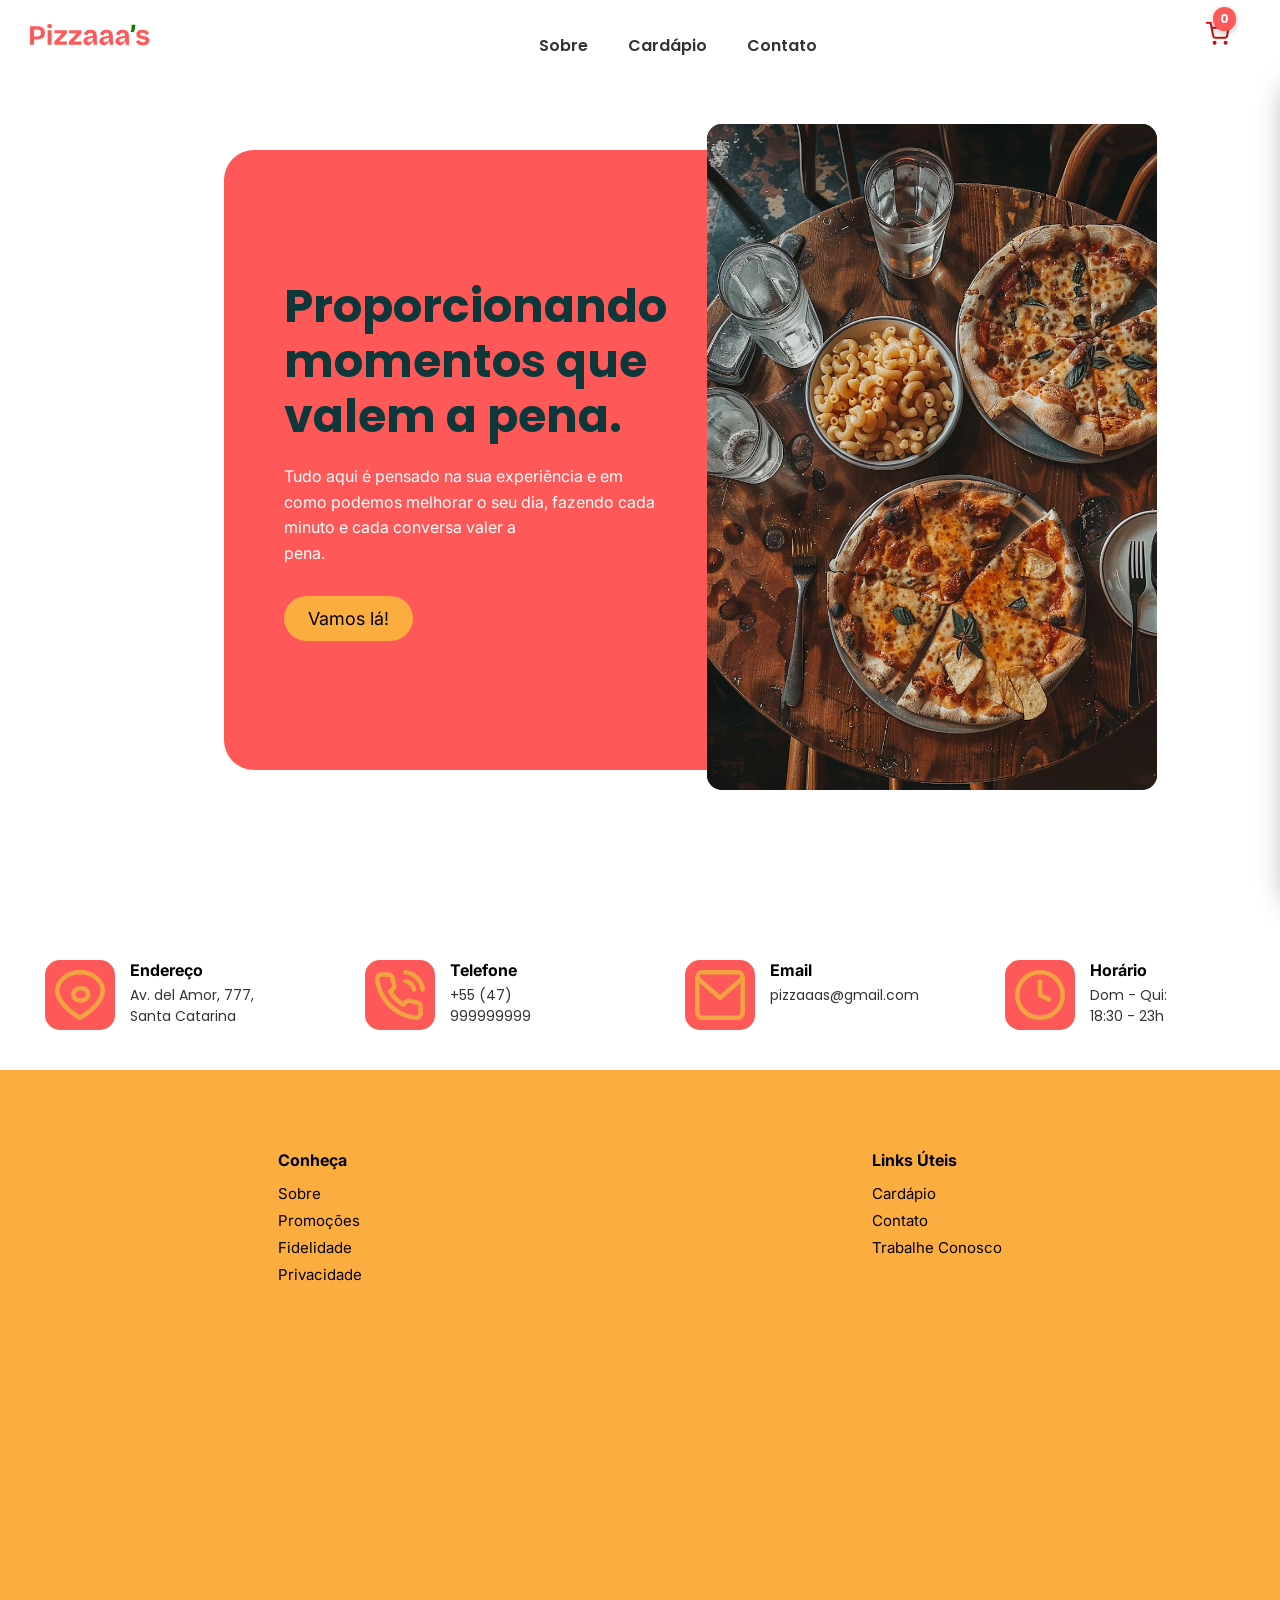
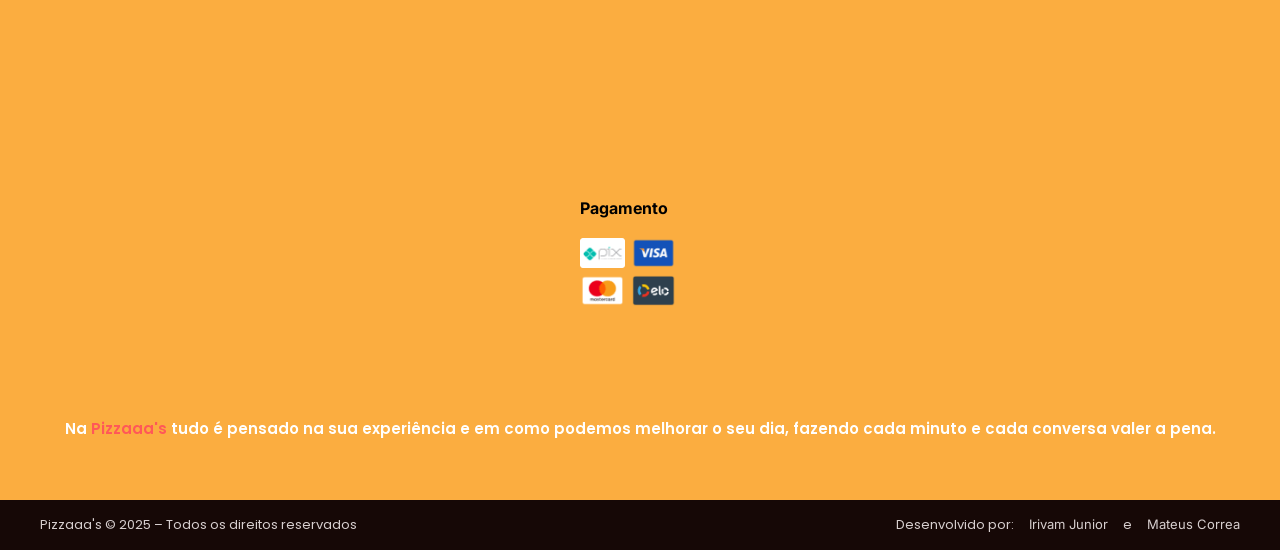
<file: index.html>
<!DOCTYPE html>
<html lang="pt-br">

<head>
    <meta charset="UTF-8">
    <meta name="viewport" content="width=device-width, initial-scale=1.0">
    <link rel="shortcut icon" href="assets/Pizzaaa’s.svg" type="image/x-icon">
    <link rel="stylesheet" href="style/style.css">
    <link rel="stylesheet" href="style/carrinho.css">
    <link rel="stylesheet" href="style/footer.css">
    <link rel="stylesheet" href="style/cabeçalho.css">
    <link rel="stylesheet" href="respon/headerrespon.css">
    <link rel="stylesheet" href="style/lateral.css">
    <link rel="stylesheet" href="respon/respon.css">
    <title>Pizzaria</title>
</head>

<body>
    <header>
        <img src="assets/Pizzaaa’s.svg" class="logo" alt="Logo da Pizzaria">
        <div class="icones-topo">
            <div class="carrinho">
                <img src="favi icons/carrinho.svg" alt="carrinho de compras">
            </div>
        </div>

        <nav class="cabecalho">
            <p>Sobre</p>
            <p>Cardápio</p>
            <p>Contato</p>
        </nav>

        <!-- Ícone de Menu Mobile -->
        <div class="menu-mobile-icon">
            <img id="openMenu" src="favi icons/menu.svg" alt="menu" />
            <img id="closeMenu" src="carrinho/x.svg" alt="fechar" style="display:none;" />
        </div>

        <!-- Menu lateral mobile -->
        <div class="menu-lateral" id="menuLateral">
            <ul>
                <li>Sobre <span>></span></li>
                <li>Cardápio <span>></span></li>
                <li>Contato <span>></span></li>
            </ul>
        </div>

    </header>

    <main class="conteudo-principal">
        <div class="texto">
            <h1>Proporcionando <br><span class="mom">momentos</span> que <br><span class="valem">valem a pena.</span>
            </h1>
            <p>Tudo aqui é pensado na sua experiência e em como podemos melhorar o seu dia, fazendo cada minuto e cada
                conversa valer a <br>pena.</p>
            <a href="contato.html"><button class="reservar">Vamos lá!</button></a>
        </div>

        <div class="card">
            <img src="assets/pizza.svg" alt="pizza">
        </div>
    </main>


    <!-- Carrinho Lateral -->
    <aside class="carrinho-lateral" id="carrinhoLateral" aria-hidden="true">
        <div class="topo-carrinho">
            <h2>Seu Carrinho</h2>
            <button id="fecharCarrinho" class="btn-fechar" aria-label="Fechar carrinho">
                <img src="carrinho/x.svg" alt="Fechar">
            </button>
        </div>

        <div class="icone-vazio" id="iconeVazio">
            <img src="carrinho/SHOPPING BASKET 1.png" alt="Carrinho vazio">
            <p>Seu carrinho está vazio</p>
        </div>

        <div class="itens-carrinho" id="itensCarrinho"></div>

        <div class="footer-carrinho">
            <div class="total-line">
                <p>Total:</p>
                <strong>R$ <span id="totalCarrinho">0,00</span></strong>
            </div>
            <button class="finalizar-pedido">Finalizar Pedido</button>
        </div>
    </aside>

    <!-- Blur do fundo -->
    <div class="blur-fundo" id="blurFundo"></div>

    <!-- Alerta -->
    <div class="alerta-max" id="alertaMax" role="dialog" aria-modal="true" aria-hidden="true">
        <p>Você só pode escolher até <strong>4</strong> sabores 🍕</p>
        <button id="fecharAlerta" class="btn-alerta">Ok</button>
    </div>


    <div id="toast" class="toast">Item adicionado!</div>
    <div id="item-remo" class="item-remo">Item removido!</div>
    <div id="footer"></div>

    <script>
        fetch("footer.html")
            .then(response => response.text())
            .then(data => {
                document.getElementById("footer").innerHTML = data;
            });
    </script>

    <script src="/js/script.js" defer></script>
    <script src="/js/header.js" defer></script>
</body>

</html>
</file>
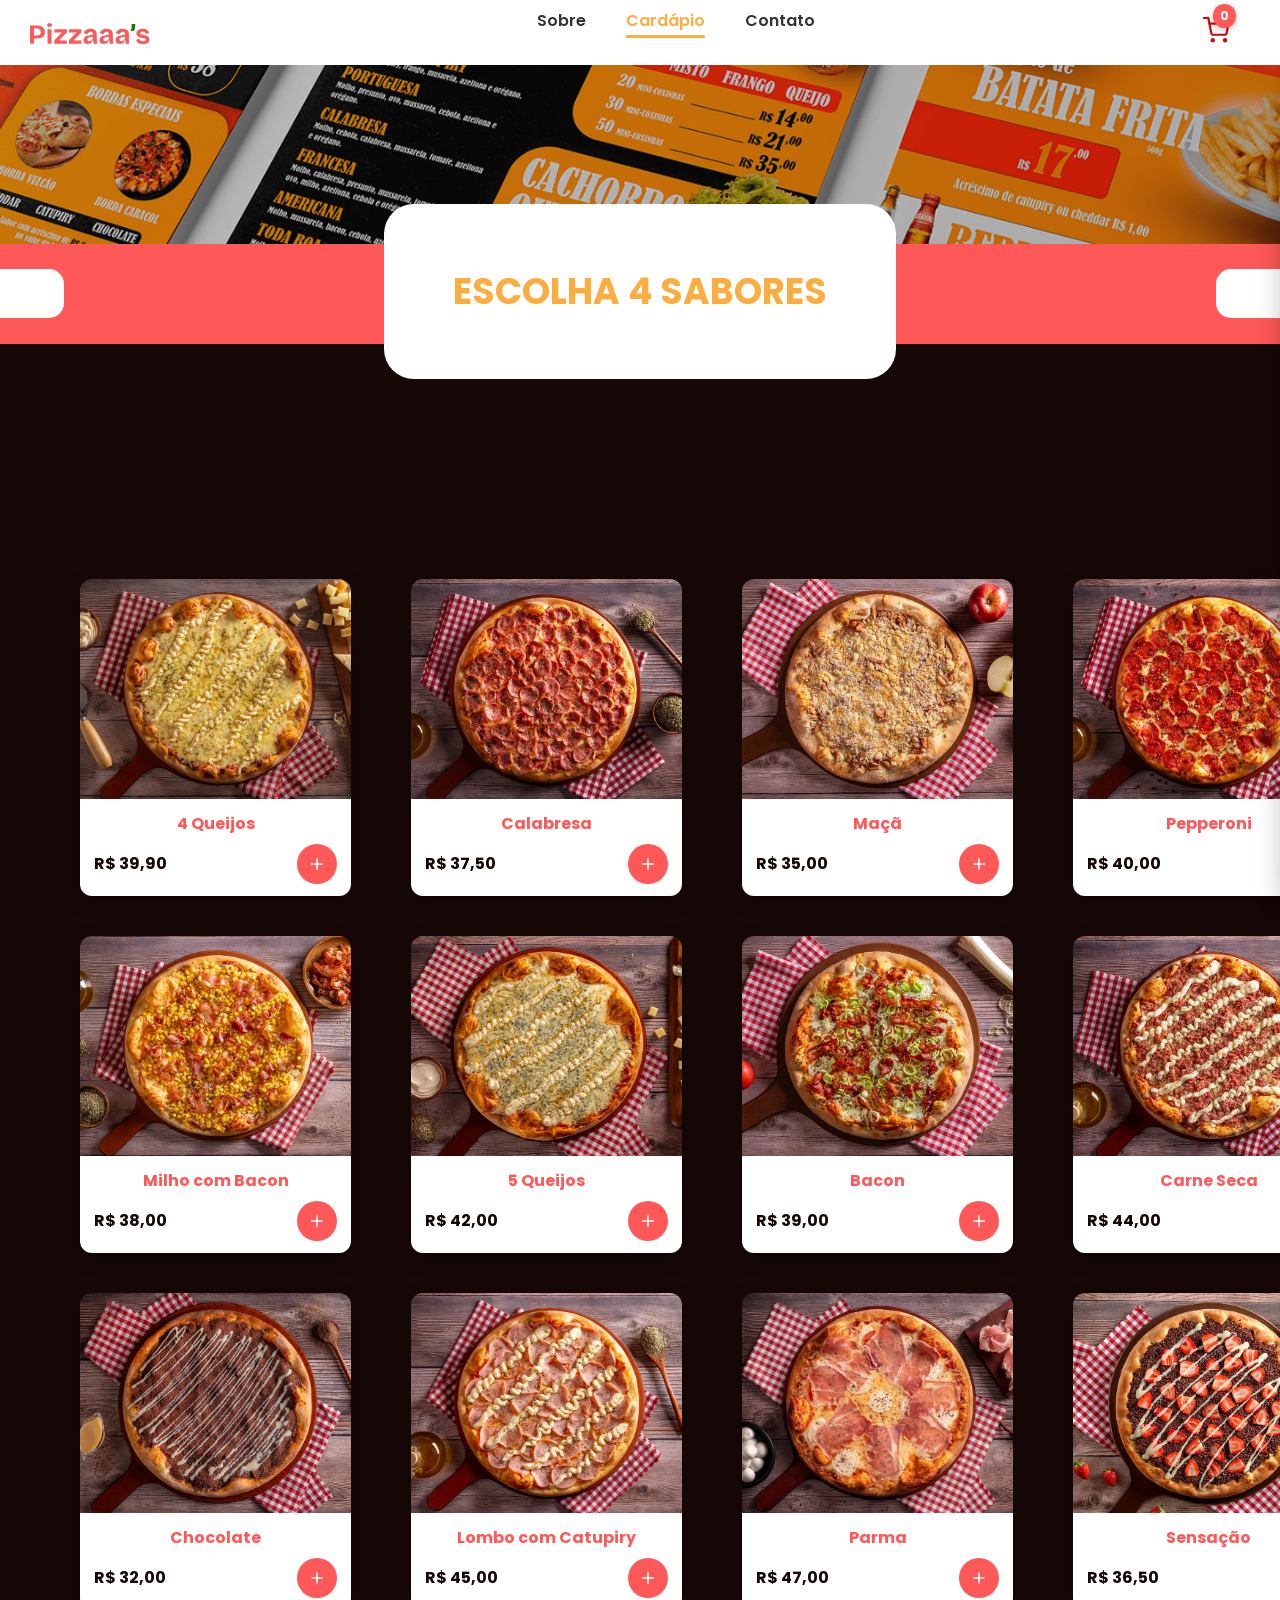
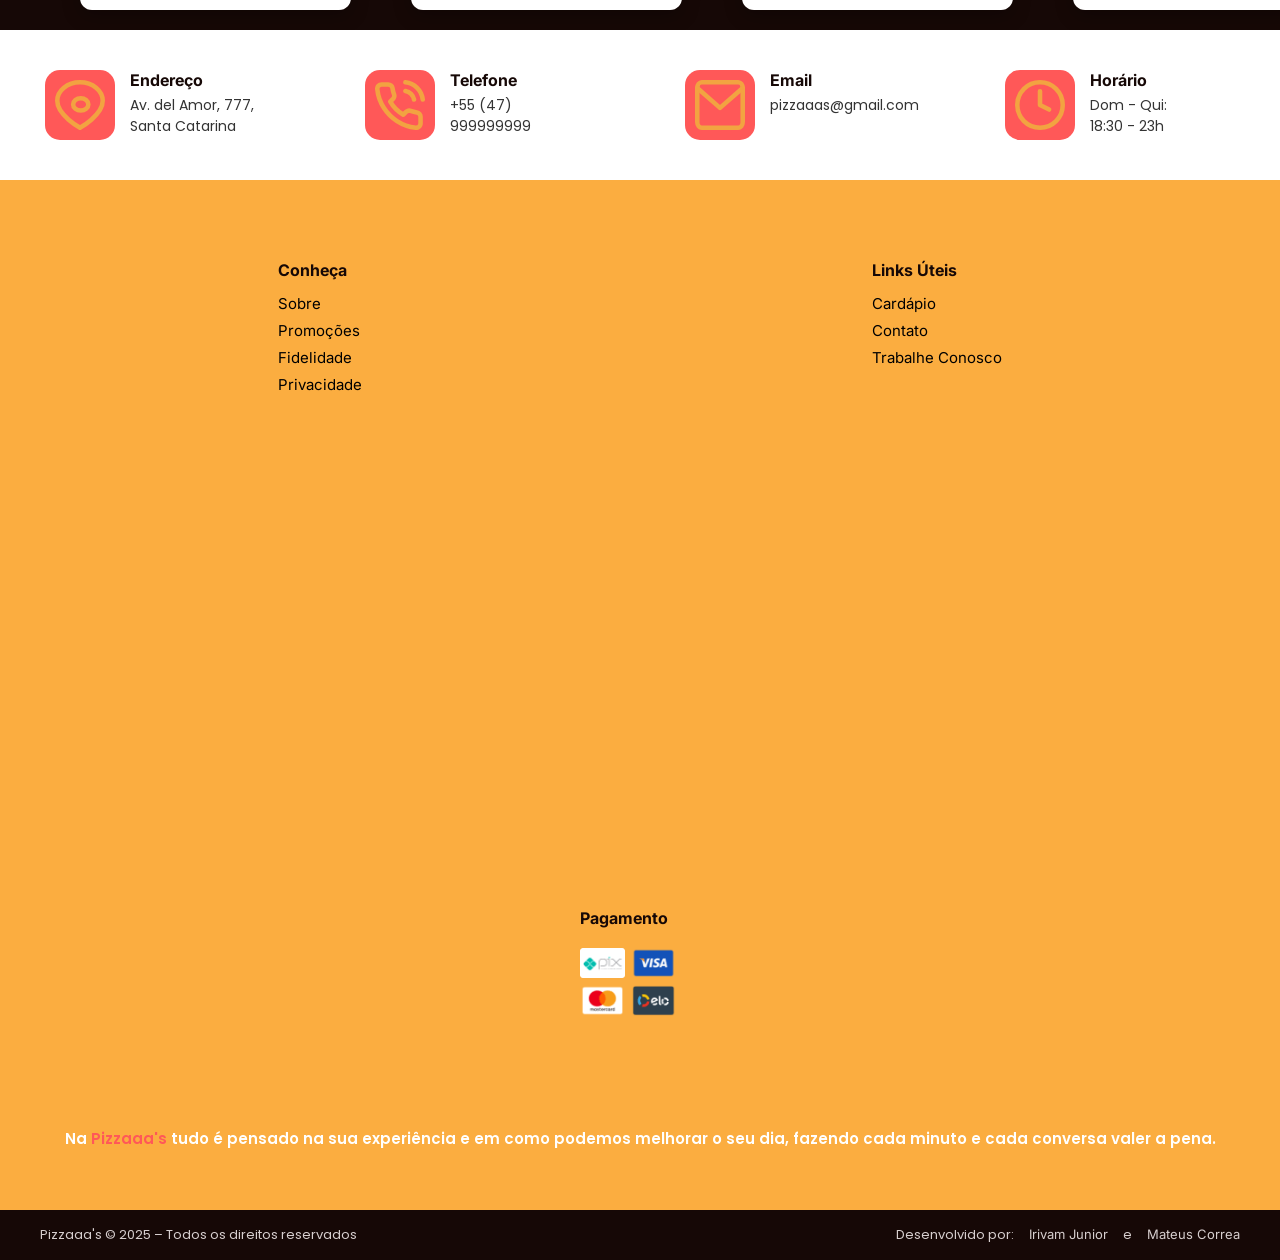
<file: cardápio.html>
<!DOCTYPE html>
<html lang="pt-br">

<head>
    <meta charset="UTF-8" />
    <meta name="viewport" content="width=device-width, initial-scale=1.0" />
    <link rel="shortcut icon" href="assets/Pizzaaa’s.svg" type="image/x-icon">
    <link rel="stylesheet" href="style/cabeçalho.css">
    <link rel="stylesheet" href="style/carrinho.css">
    <link rel="stylesheet" href="style/footer.css">
    <link rel="stylesheet" href="style/cardápio.css">
    <link rel="stylesheet" href="style/lateral.css">
    <link rel="stylesheet" href="respon/rescardapio.css">
    <title>Pizzaaa's  -  Cardápio</title>
</head>

<body>
    <header>
        <img src="assets/Pizzaaa’s.svg" class="logo" alt="Logo da Pizzaria">

        <div class="icones-topo">
            <div class="carrinho" title="Carrinho" aria-label="Abrir carrinho">
                <img src="favi icons/carrinho.svg" alt="carrinho de compras">
            </div>
        </div>

        <nav class="cabecalho">
            <p class="btn-sobre">Sobre</p>
            <p class="btn-cardapio" id="ativo">Cardápio</p>
            <p class="btn-contato">Contato</p>
        </nav>


         <!-- Ícone de Menu Mobile -->
        <div class="menu-mobile-icon">
            <img id="openMenu" src="favi icons/menu.svg" alt="menu" />
            <img id="closeMenu" src="carrinho/x.svg" alt="fechar" style="display:none;" />
        </div>

        <!-- Menu lateral mobile -->
        <div class="menu-lateral" id="menuLateral">
            <ul>
                <li>Sobre <span>></span></li>
                <li>Cardápio <span>></span></li>
                <li>Contato <span>></span></li>
            </ul>
        </div>
    </header>


    <main class="nosso-cardapio">
        <div class="cardapio-fundo">
            <img src="assets/cardapiofundo.jpg" alt="cardapio fundo">
        </div>
    </main>

    <section class="fundos">
        <div class="fundo-vermelho">
            <img src="favi icons/retangulo esquerda.svg" alt="retangulo esquerda">
            <img src="favi icons/retangulo direita.svg" alt="retangulo direita">
        </div>

        <div class="fundo-branco">
            <h1>ESCOLHA 4 SABORES</h1>
        </div>
    </section>

    <!-- cards: cada card já vem com preço e botão de adicionar (usa carrinho/plus.svg) -->
    <section class="cards-pizza">
        <!-- Exemplo de card; repita/adapte para cada sabor -->
        <article class="card" data-price="39.90">
            <img src="sabores de pizza/4 queijos.webp" alt="4 Queijos">
            <div class="info-card">
                <h3 class="nome">4 Queijos</h3>
                <div class="preco-add">
                    <span class="preco">R$ 39,90</span>
                    <button class="btn-add" aria-label="Adicionar 4 Queijos">
                        <img src="carrinho/plus.svg" alt="+">
                    </button>
                </div>
            </div>
        </article>

        <article class="card" data-price="37.50">
            <img src="sabores de pizza/Calabresa.webp" alt="Calabresa">
            <div class="info-card">
                <h3 class="nome">Calabresa</h3>
                <div class="preco-add">
                    <span class="preco">R$ 37,50</span>
                    <button class="btn-add" aria-label="Adicionar Calabresa">
                        <img src="carrinho/plus.svg" alt="+">
                    </button>
                </div>
            </div>
        </article>

        <article class="card" data-price="35.00">
            <img src="sabores de pizza/Maca.webp" alt="Maçã">
            <div class="info-card">
                <h3 class="nome">Maçã</h3>
                <div class="preco-add">
                    <span class="preco">R$ 35,00</span>
                    <button class="btn-add" aria-label="Adicionar Maçã">
                        <img src="carrinho/plus.svg" alt="+">
                    </button>
                </div>
            </div>
        </article>

        <article class="card" data-price="40.00">
            <img src="sabores de pizza/Pepperoni.webp" alt="Pepperoni">
            <div class="info-card">
                <h3 class="nome">Pepperoni</h3>
                <div class="preco-add">
                    <span class="preco">R$ 40,00</span>
                    <button class="btn-add" aria-label="Adicionar Pepperoni">
                        <img src="carrinho/plus.svg" alt="+">
                    </button>
                </div>
            </div>
        </article>

        <!-- continue com os demais sabores (use o mesmo modelo acima, só troque img, nome e data-price) -->
        <article class="card" data-price="38.00">
            <img src="sabores de pizza/MilhoComBacon.webp" alt="Milho com Bacon">
            <div class="info-card">
                <h3 class="nome">Milho com Bacon</h3>
                <div class="preco-add">
                    <span class="preco">R$ 38,00</span>
                    <button class="btn-add" aria-label="Adicionar Milho com Bacon">
                        <img src="carrinho/plus.svg" alt="+">
                    </button>
                </div>
            </div>
        </article>

        <article class="card" data-price="42.00">
            <img src="sabores de pizza/5Queijos.webp" alt="5 Queijos">
            <div class="info-card">
                <h3 class="nome">5 Queijos</h3>
                <div class="preco-add">
                    <span class="preco">R$ 42,00</span>
                    <button class="btn-add" aria-label="Adicionar 5 Queijos">
                        <img src="carrinho/plus.svg" alt="+">
                    </button>
                </div>
            </div>
        </article>

        <article class="card" data-price="39.00">
            <img src="sabores de pizza/Bacon.webp" alt="Bacon">
            <div class="info-card">
                <h3 class="nome">Bacon</h3>
                <div class="preco-add">
                    <span class="preco">R$ 39,00</span>
                    <button class="btn-add" aria-label="Adicionar Bacon">
                        <img src="carrinho/plus.svg" alt="+">
                    </button>
                </div>
            </div>
        </article>

        <article class="card" data-price="44.00">
            <img src="sabores de pizza/CarneSeca.webp" alt="Carne Seca">
            <div class="info-card">
                <h3 class="nome">Carne Seca</h3>
                <div class="preco-add">
                    <span class="preco">R$ 44,00</span>
                    <button class="btn-add" aria-label="Adicionar Carne Seca">
                        <img src="carrinho/plus.svg" alt="+">
                    </button>
                </div>
            </div>
        </article>

        <article class="card" data-price="32.00">
            <img src="sabores de pizza/Chocolate.webp" alt="Chocolate">
            <div class="info-card">
                <h3 class="nome">Chocolate</h3>
                <div class="preco-add">
                    <span class="preco">R$ 32,00</span>
                    <button class="btn-add" aria-label="Adicionar Chocolate">
                        <img src="carrinho/plus.svg" alt="+">
                    </button>
                </div>
            </div>
        </article>

        <article class="card" data-price="45.00">
            <img src="sabores de pizza/LomboComCatupiry.webp" alt="Lombo com Catupiry">
            <div class="info-card">
                <h3 class="nome">Lombo com Catupiry</h3>
                <div class="preco-add">
                    <span class="preco">R$ 45,00</span>
                    <button class="btn-add" aria-label="Adicionar Lombo com Catupiry">
                        <img src="carrinho/plus.svg" alt="+">
                    </button>
                </div>
            </div>
        </article>

        <article class="card" data-price="47.00">
            <img src="sabores de pizza/Parma.webp" alt="Parma">
            <div class="info-card">
                <h3 class="nome">Parma</h3>
                <div class="preco-add">
                    <span class="preco">R$ 47,00</span>
                    <button class="btn-add" aria-label="Adicionar Parma">
                        <img src="carrinho/plus.svg" alt="+">
                    </button>
                </div>
            </div>
        </article>

        <article class="card" data-price="36.50">
            <img src="sabores de pizza/sensacao.webp" alt="Sensação">
            <div class="info-card">
                <h3 class="nome">Sensação</h3>
                <div class="preco-add">
                    <span class="preco">R$ 36,50</span>
                    <button class="btn-add" aria-label="Adicionar Sensação">
                        <img src="carrinho/plus.svg" alt="+">
                    </button>
                </div>
            </div>
        </article>
    </section>

    <!-- Carrinho Lateral -->
    <aside class="carrinho-lateral" id="carrinhoLateral" aria-hidden="true">
        <div class="topo-carrinho">
            <h2>Seu Carrinho</h2>
            <button id="fecharCarrinho" class="btn-fechar" aria-label="Fechar carrinho">
                <img src="carrinho/x.svg" alt="Fechar">
            </button>
        </div>

        <div class="icone-vazio" id="iconeVazio">
            <!-- ícone central quando vazio -->
            <img src="carrinho/SHOPPING BASKET 1.png" alt="Carrinho vazio">
            <p>Seu carrinho está vazio</p>
        </div>

        <div class="itens-carrinho" id="itensCarrinho">
            <!-- itens serão injetados pelo JS -->
        </div>

        <div class="footer-carrinho">
            <div class="total-line">
                <p>Total:</p>
                <strong>R$ <span id="totalCarrinho">0,00</span></strong>
            </div>
            <button class="finalizar-pedido">Finalizar Pedido</button>
        </div>
    </aside>

    <!-- Blur atrás do carrinho -->
    <div class="blur-fundo" id="blurFundo"></div>

    <!-- Modal de alerta (máximo 4 pizzas) -->
    <div class="alerta-max" id="alertaMax" role="dialog" aria-modal="true" aria-hidden="true">
        <p>Você só pode escolher até <strong>4</strong> sabores 🍕</p>
        <button id="fecharAlerta" class="btn-alerta">Ok</button>
    </div>
    
    <div id="toast" class="toast">Item adicionado!</div>
    <div id="item-remo" class="item-remo">Item removido!</div>

    <div id="footer"></div>

    <script>
        // mantém seu fetch do footer
        fetch("footer.html")
            .then(response => response.text())
            .then(data => {
                document.getElementById("footer").innerHTML = data;
            });
    </script>

    <script src="/js/script.js" defer></script>
    <script src="/js/header.js" defer></script>
</body>

</html>
</file>
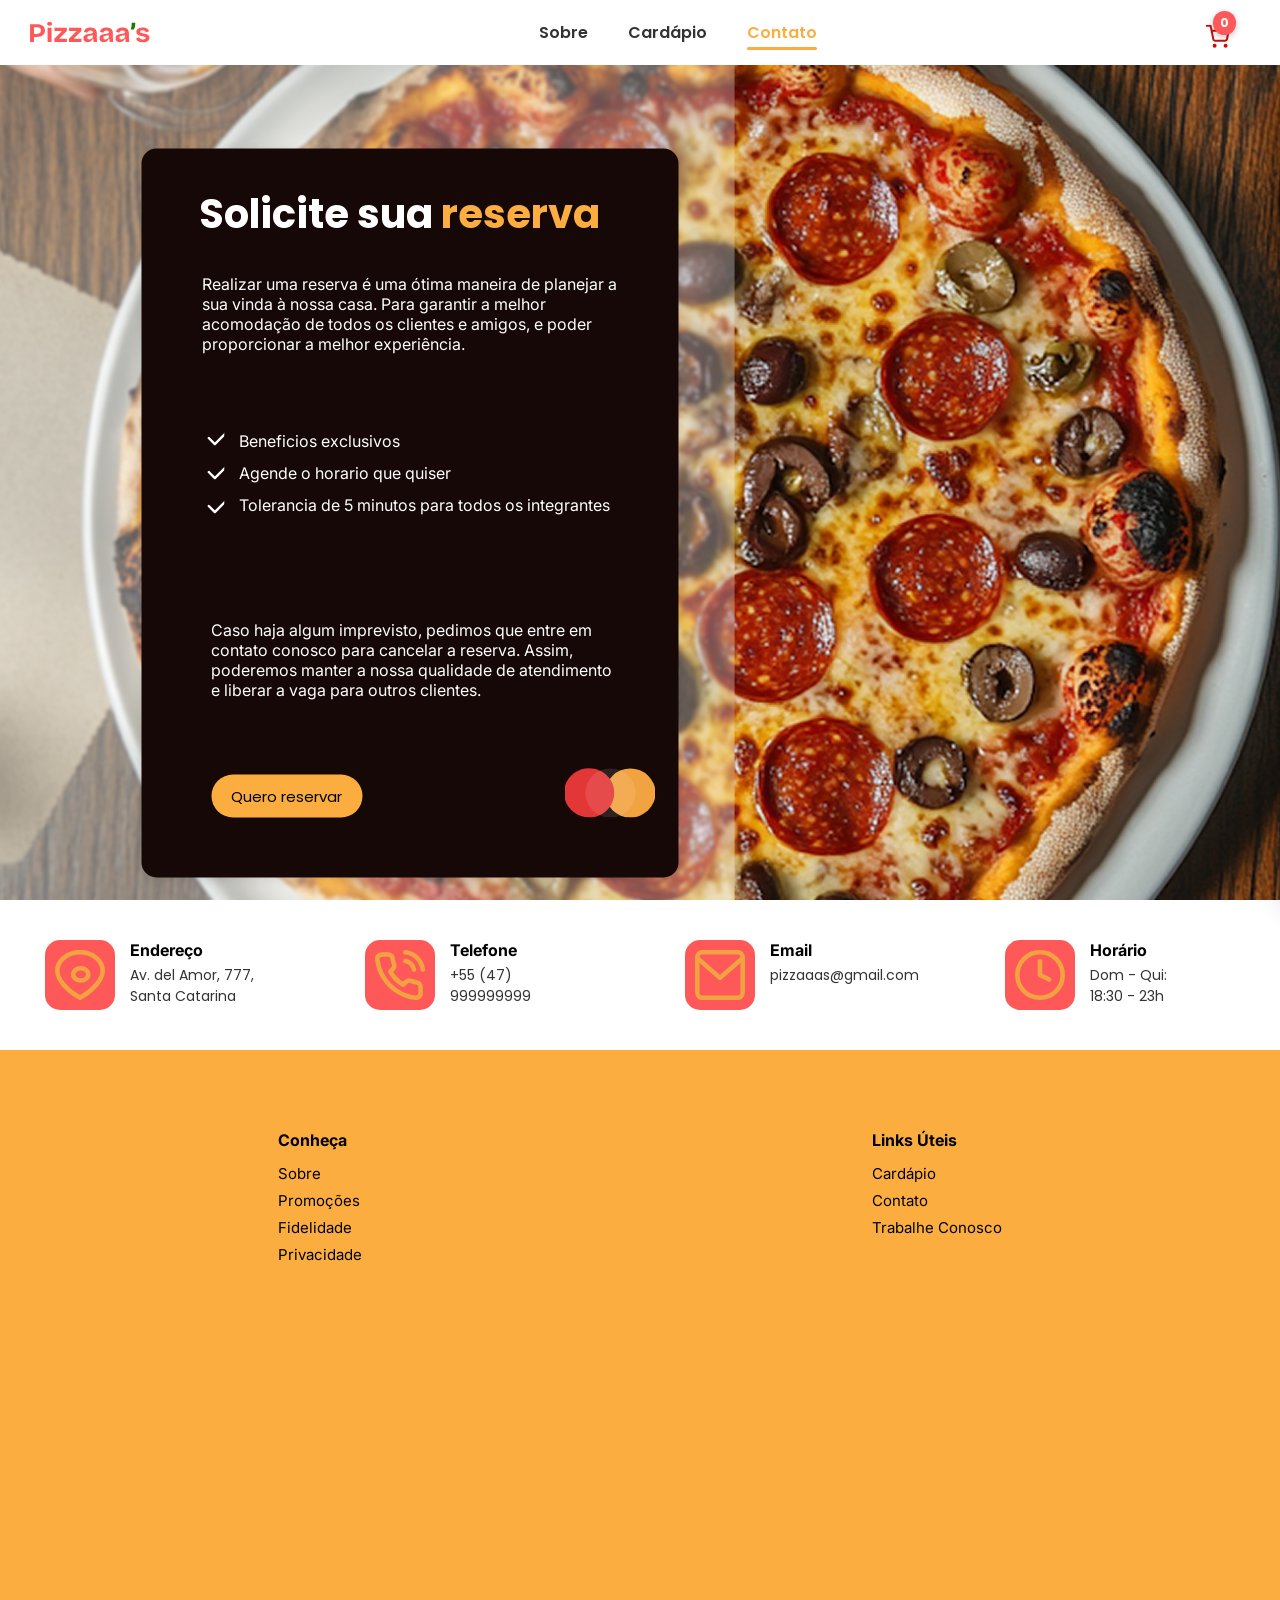
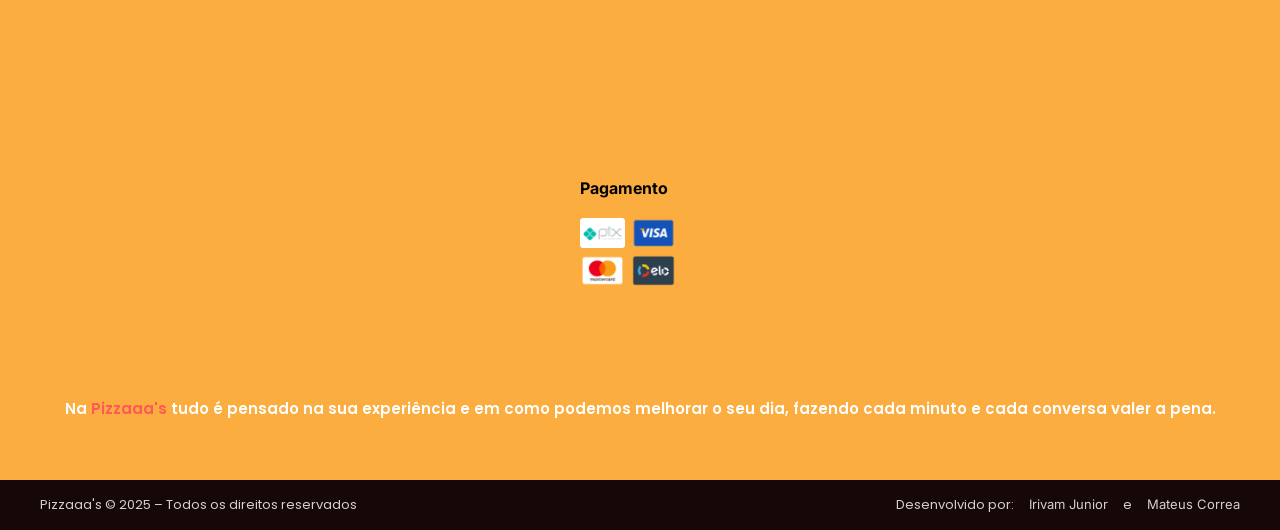
<file: contato.html>
<!DOCTYPE html>
<html lang="pt-br">

<head>
    <meta charset="UTF-8">
    <meta name="viewport" content="width=device-width, initial-scale=1.0">
    <link rel="shortcut icon" href="assets/Pizzaaa’s.svg" type="image/x-icon">
    <link rel="stylesheet" href="style/cabeçalho.css">
    <link rel="stylesheet" href="style/carrinho.css">
    <link rel="stylesheet" href="style/footer.css">
    <link rel="stylesheet" href="style/contato.css">
    <link rel="stylesheet" href="respon/rescontato.css">
    <link rel="stylesheet" href="style/lateral.css">
    <title>Contato-pizza</title>
</head>

<body>
    <header>
        <img src="assets/Pizzaaa’s.svg" class="logo" alt="Logo da Pizzaria">
        <div class="icones-topo">
            <div class="carrinho">
                <img src="favi icons/carrinho.svg" alt="carrinho de compras">
            </div>
        </div>
        <nav class="cabecalho">
            <p>Sobre</p>
            <p>Cardápio</p>
            <p id="ativo">Contato</p>
        </nav>

        <!-- Ícone de Menu Mobile -->
        <div class="menu-mobile-icon">
            <img id="openMenu" src="favi icons/menu.svg" alt="menu" />
            <img id="closeMenu" src="carrinho/x.svg" alt="fechar" style="display:none;" />
        </div>

        <!-- Menu lateral mobile -->
        <div class="menu-lateral" id="menuLateral">
            <ul>
                <li>Sobre <span>></span></li>
                <li>Cardápio <span>></span></li>
                <li>Contato <span>></span></li>
            </ul>
        </div>
    </header>


    <main class="conteudo-principal">
        <img src="assets/fundo contato.jpg" alt="fundo do site">
        <div class="cartao">
            <h1>Solicite sua <span class="res">reserva</span></h1>
            <p>Realizar uma reserva é uma ótima maneira de planejar a <br>sua vinda à nossa casa. Para garantir a melhor
                <br>acomodação de todos os clientes e amigos, e poder <br>proporcionar a melhor experiência.
            </p>
            <div class="icons">
                <img src="favi icons/check.svg" alt="check">
                <img src="favi icons/check.svg" alt="check">
                <img src="favi icons/check.svg" alt="check">
            </div>
            <div class="texto-cartao">
                <p>Beneficios exclusivos</p>
                <p>Agende o horario que quiser</p>
                <p>Tolerancia de 5 minutos para todos os integrantes</p>
            </div>
            <div class="cartao-cancela">
                <p>Caso haja algum imprevisto, pedimos que entre em <br>contato conosco para cancelar a reserva. Assim,
                    poderemos manter a nossa qualidade de atendimento <br>e liberar a vaga para outros clientes.</p>
                <button>Quero reservar</button>
            </div>

            <div class="mastercard">
                <img src="favi icons/mastercard.svg" alt="cartao mastercard">
            </div>
        </div>
    </main>

    <!-- Carrinho Lateral -->
    <aside class="carrinho-lateral" id="carrinhoLateral" aria-hidden="true">
        <div class="topo-carrinho">
            <h2>Seu Carrinho</h2>
            <button id="fecharCarrinho" class="btn-fechar" aria-label="Fechar carrinho">
                <img src="carrinho/x.svg" alt="Fechar">
            </button>
        </div>

        <div class="icone-vazio" id="iconeVazio">
            <img src="carrinho/SHOPPING BASKET 1.png" alt="Carrinho vazio">
            <p>Seu carrinho está vazio</p>
        </div>

        <div class="itens-carrinho" id="itensCarrinho"></div>

        <div class="footer-carrinho">
            <div class="total-line">
                <p>Total:</p>
                <strong>R$ <span id="totalCarrinho">0,00</span></strong>
            </div>
            <button class="finalizar-pedido">Finalizar Pedido</button>
        </div>
    </aside>

    <!-- Blur do fundo -->
    <div class="blur-fundo" id="blurFundo"></div>

    <!-- Alerta -->
    <div class="alerta-max" id="alertaMax" role="dialog" aria-modal="true" aria-hidden="true">
        <p>Você só pode escolher até <strong>4</strong> sabores 🍕</p>
        <button id="fecharAlerta" class="btn-alerta">Ok</button>
    </div>

    <div id="toast" class="toast">Item adicionado!</div>
    <div id="item-remo" class="item-remo">Item removido!</div>
    <div id="footer"></div>

    <script>
        fetch("footer.html")
            .then(response => response.text())
            .then(data => {
                document.getElementById("footer").innerHTML = data;
            });
    </script>

    <script src="/js/script.js" defer></script>
    <script src="/js/header.js" defer></script>
</body>

</html>
</file>
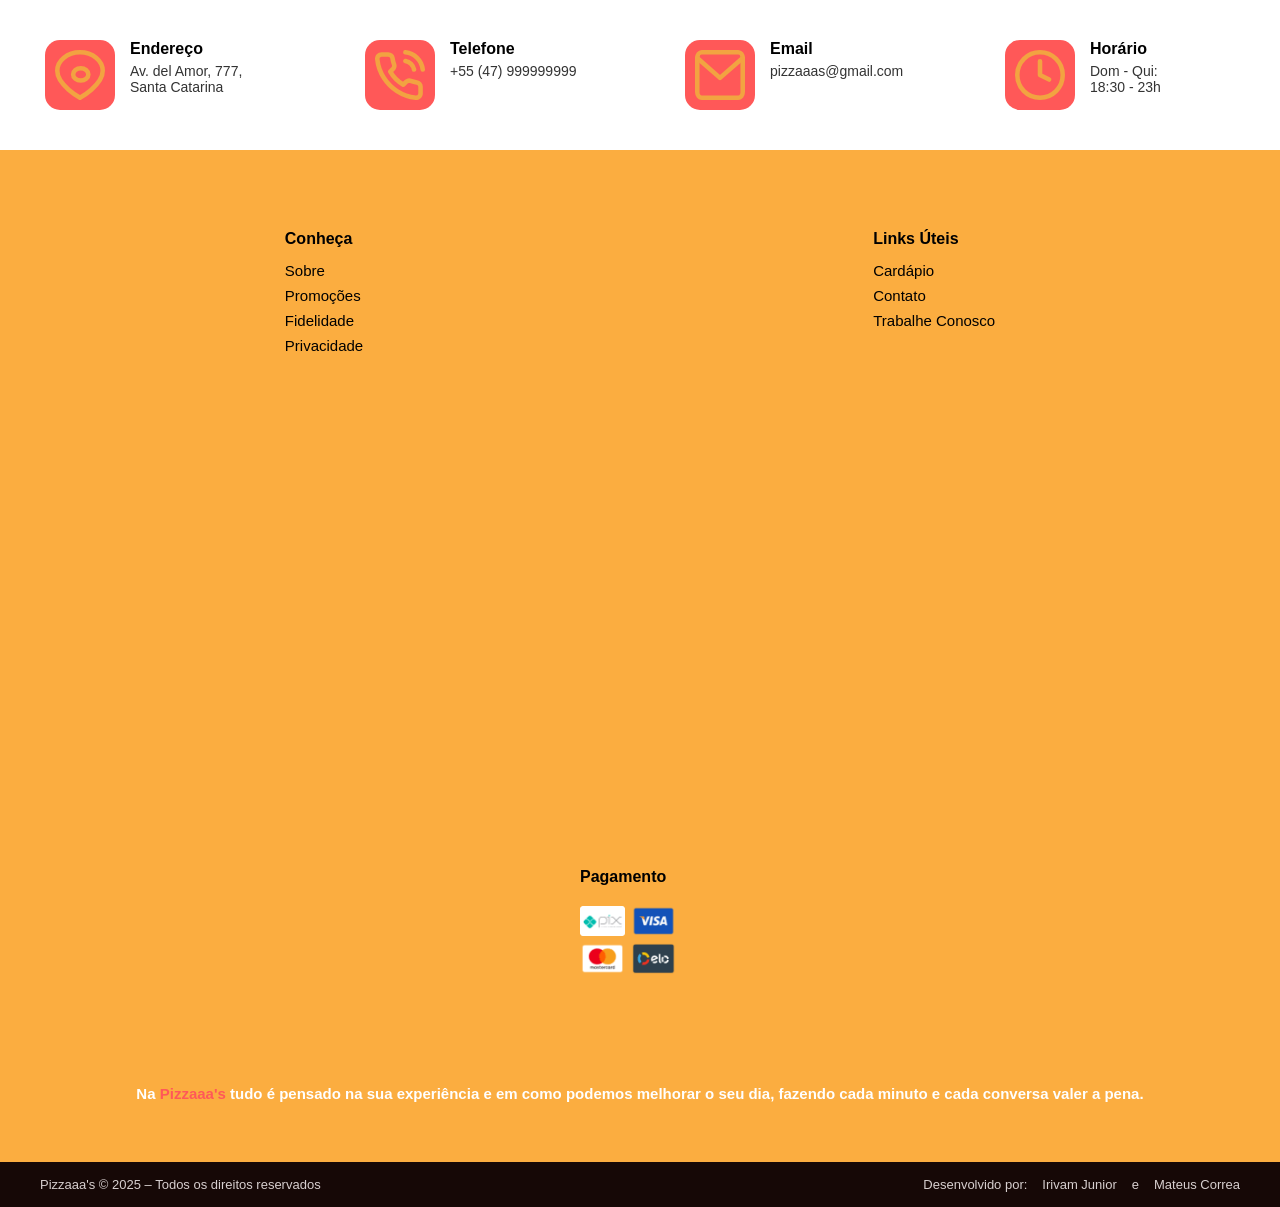
<file: footer.html>
<!DOCTYPE html>
<html lang="pt-br">

<head>
    <meta charset="UTF-8">
    <meta name="viewport" content="width=device-width, initial-scale=1.0">
    <link rel="stylesheet" href="style/footer.css">
    <title>Footer</title>
</head>

<body>
    <footer class="footer">
        <div class="footer-top">
            <div class="info-box">
                <img src="icons sobre/endereço.svg" alt="endereço">
                <div>
                    <h3>Endereço</h3>
                    <p>Av. del Amor, 777,<br>Santa Catarina</p>
                </div>
            </div>
            <div class="info-box">
                <img src="icons sobre/telefone.svg" alt="telefone">
                <div>
                    <h3>Telefone</h3>
                    <p>+55 (47) 999999999</p>
                </div>
            </div>
            <div class="info-box">
                <img src="icons sobre/email.svg" alt="email">
                <div>
                    <h3>Email</h3>
                    <p>pizzaaas@gmail.com</p>
                </div>
            </div>
            <div class="info-box">
                <img src="icons sobre/clock.svg" alt="horário">
                <div>
                    <h3>Horário</h3>
                    <p>Dom - Qui:</p>
                    <p>18:30 - 23h</p>
                </div>
            </div>
        </div>

        <div class="footer-middle">
            <div class="col">
                <h4>Conheça</h4>
                <a href="#">Sobre</a>
                <a href="#">Promoções</a>
                <a href="#">Fidelidade</a>
                <a href="#">Privacidade</a>
            </div>

            <div class="col">
                <h4>Links Úteis</h4>
                <a href="#">Cardápio</a>
                <a href="#">Contato</a>
                <a href="#">Trabalhe Conosco</a>
            </div>

            <div class="col">
                <h4>Pagamento</h4>
                <div class="cartoes">
                    <img src="cartoes/pix.webp" alt="pix">
                    <img src="cartoes/visacard.webp" alt="visa">
                    <img src="cartoes/mastercard.png" alt="mastercard">
                    <img src="cartoes/elo.webp" alt="elo">
                </div>
            </div>
        </div>

        <p class="descricao">
            Na <span>Pizzaaa's</span> tudo é pensado na sua experiência e em como podemos melhorar o seu dia, fazendo
            cada
            minuto e cada conversa valer a pena.
        </p>

        <div class="footer-sobre">
            <p>Pizzaaa's © 2025 – Todos os direitos reservados</p>

            <div class="footer-buttons">
                <span>Desenvolvido por:</span>
                <a href="https://www.linkedin.com/in/irivam-junior-756773348" target="_blank"
                    rel="noopener noreferrer"><button>Irivam Junior</button></a>
                e
                <a href="https://www.linkedin.com/in/mateus-correa-lana-2aab60241" target="_blank"
                    rel="noopener noreferrer">
                    <button>Mateus Correa</button>
                </a>
            </div>
        </div>
    </footer>
</body>

</html>
</file>
<file: style/style.css>
@import url('https://fonts.googleapis.com/css2?family=Poppins:wght@300;400;500;600;700&display=swap');
@import url('https://fonts.googleapis.com/css2?family=Cabin:ital,wght@0,400..700;1,400..700&family=Inter:ital,opsz,wght@0,14..32,100..900;1,14..32,100..900&family=Montserrat:ital,wght@0,100..900;1,100..900&family=Open+Sans:ital,wght@0,300..800;1,300..800&family=Poppins:ital,wght@0,100;0,200;0,300;0,400;0,500;0,600;0,700;0,800;0,900;1,100;1,200;1,300;1,400;1,500;1,600;1,700;1,800;1,900&display=swap');

* {
    margin: 0;
    padding: 0;
    box-sizing: border-box;
}

.conteudo-principal {
    display: flex;
    align-items: center;
    justify-content: space-between;
    background-color: #FF5858;
    border-radius: 30px;
    width: 65%;
    height: 620px;
    margin: 150px auto;
    padding: 60px;
    gap: 40px;
}

.texto {
    flex: 1;
}


.texto h1 {
    font-family: 'Poppins', sans-serif;
    font-size: 46px;
    color: var(--cor3);
    margin-bottom: 20px;
    line-height: 1.2;
}

.texto p {
    font-family: 'Inter', sans-serif;
    font-size: 16px;
    color: #fff;
    line-height: 1.6;
    max-width: 500px;
}


.reservar {
    margin-top: 30px;
    background-color: var(--cor1);
    border: none;
    border-radius: 25px;
    padding: 12px 24px;
    font-family: 'Inter', sans-serif;
    font-size: 18px;
    cursor: pointer;
    transition: 0.3s;
}

.reservar:hover {
    opacity: 0.9;
    transform: scale(1.04);
}


.toast {
    position: fixed;
    width: 13%;
    height: 50px;
    top: 50%;
    left: 50%;
    text-align: center;
    transform: translate(-50%, -50%);
    background: #4CAF50;
    color: white;
    padding: 12px 18px;
    border-radius: 8px;
    opacity: 0;
    pointer-events: none;
    transition: opacity .4s, transform .3s;
    z-index: 9999;
    font-size: 16px;
}

/* Quando aparece */
.toast.show {
    opacity: 1;
    transform: translate(-50%, -50%) scale(1.05);
}

.item-remo {
    position: fixed;
    width: 13%;
    height: 50px;
    top: 50%;
    left: 50%;
    text-align: center;
    transform: translate(-50%, -50%);
    background: #b31711;
    color: white;
    padding: 12px 18px;
    border-radius: 8px;
    opacity: 0;
    pointer-events: none;
    transition: opacity .4s, transform .3s;
    z-index: 9999;
    font-size: 16px;
}

/* Quando aparece */
.item-remo.show {
    opacity: 1;
    transform: translate(-50%, -50%) scale(1.05);
}

/* ===== Scrollbar personalizada (Google Chrome, Edge, Safari) ===== */
::-webkit-scrollbar {
    width: 6px;
    /* largura da barra */
}

::-webkit-scrollbar-track {
    background: #ffe6d6;
    /* cor do fundo da barra (trilho) */
    border-radius: 10px;
}

::-webkit-scrollbar-thumb {
    background-color: #fbad40;
    /* cor da barra que se move */
    border-radius: 10px;
    border: 2px solid #ffe6d6;
    /* cria espaçamento entre trilho e barra */
}

::-webkit-scrollbar-thumb:hover {
    background-color: #e4962f;
    /* cor quando o mouse passa por cima */
}

/* ===== Firefox ===== */
* {
    scrollbar-color: var(--cor5) #000000;
    /* cor da barra | cor do fundo */
}

::selection{
    background-color: var(--cor5);
}
</file>
<file: style/carrinho.css>
body {
    font-family: 'Poppins', sans-serif;
}
/* ---------- carrinho lateral ---------- */
.carrinho-lateral {
    position: fixed;
    top: 10vh;
    right: -420px;
    width: 400px;
    height: 90vh;
    background: #fff;
    z-index: 10001;
    box-shadow: -10px 0 30px rgba(0, 0, 0, 0.45);
    padding: 20px;
    display: flex;
    flex-direction: column;
    transition: right .35s ease;
    border-left: 4px solid #FF5858;
}

.carrinho-lateral.ativo {
    right: 0;
}

.topo-carrinho {
    display: flex;
    align-items: center;
    justify-content: space-between;
    gap: 8px;
    margin-bottom: 8px;
}

.topo-carrinho h2 {
    color: #FF5858;
    font-size: 22px;
}

.btn-fechar {
    background: transparent;
    border: none;
    cursor: pointer;
    width: 36px;
    height: 36px;
    display: flex;
    align-items: center;
    justify-content: center;
}

.btn-fechar img {
    width: 20px;
    height: 20px;
    filter: invert(36%) sepia(64%) saturate(686%) hue-rotate(338deg) brightness(96%) contrast(90%);
}

/* ícone central quando vazio */
.icone-vazio {
    display: flex;
    flex-direction: column;
    align-items: center;
    gap: 12px;
    padding: 28px 0;
    color: #777;
}

.icone-vazio img {
    width: 80px;
    height: 80px;
    object-fit: contain;
    opacity: 0.95;
}

/* área com itens */
.itens-carrinho {
    flex: 1;
    overflow: auto;
    display: flex;
    flex-direction: column;
    gap: 12px;
    padding-right: 6px;
}

/* item padrão no carrinho */
.item-carrinho {
    display: flex;
    gap: 12px;
    align-items: center;
    background: #fff0f0;
    padding: 10px;
    border-radius: 10px;
    position: relative;
    box-shadow: 0 4px 10px rgba(0, 0, 0, 0.06);
}

.img-item {
    width: 60px;
    height: 60px;
    object-fit: cover;
    border-radius: 8px;
}

.info-item {
    display: flex;
    flex-direction: column;
    gap: 6px;
    flex: 1;
}

.info-item p {
    font-weight: 700;
    color: #160806;
    margin: 0;
}

.info-item span {
    color: #333;
    font-weight: 600;
}

/* contador de quantidade (caixa com + e -) */
.qty-controls {
    display: flex;
    gap: 8px;
    align-items: center;
    background: transparent;
    border-radius: 8px;
    padding: 6px;
}

.qty-controls button {
    width: 30px;
    height: 30px;
    border-radius: 8px;
    border: none;
    background: #FF5858;
    display: flex;
    align-items: center;
    justify-content: center;
    cursor: pointer;
    transition: background .12s ease, transform .12s ease;
}

.qty-controls button img {
    width: 14px;
    height: 14px;
    filter: brightness(0) invert(1);
}

.qty-controls .qty {
    min-width: 20px;
    text-align: center;
    font-weight: 700;
    color: #160806;
    font-size: 14px;
    background: #fff;
    padding: 4px 6px;
    border-radius: 6px;
}

/* botão remover (lixeira) */
.btn-remove {
    background: transparent;
    border: none;
    cursor: pointer;
    width: 34px;
    height: 34px;
    display: flex;
    align-items: center;
    justify-content: center;
}

.btn-remove img {
    width: 18px;
    height: 18px;
    filter: invert(17%) sepia(97%) saturate(7491%) hue-rotate(1deg) brightness(95%) contrast(109%);
}

/* footer do carrinho */
.footer-carrinho {
    border-top: 2px solid #FF5858;
    padding-top: 14px;
    margin-top: 10px;
}

.total-line {
    display: flex;
    align-items: center;
    justify-content: space-between;
    margin-bottom: 12px;
}

.total-line p {
    margin: 0;
    font-size: 16px;
    color: #666;
}

.footer-carrinho strong {
    font-size: 20px;
    color: #160806;
}

/* finalizar */
.finalizar-pedido {
    width: 100%;
    padding: 12px;
    background: #FF5858;
    color: #fff;
    border: none;
    border-radius: 12px;
    font-size: 16px;
    cursor: pointer;
}

.finalizar-pedido:hover {
    background: #e54444;
}

/* blur atrás do carrinho */
.blur-fundo {
    position: fixed;
    inset: 0;
    background: rgba(0, 0, 0, 0.45);
    backdrop-filter: blur(3px);
    opacity: 0;
    pointer-events: none;
    transition: opacity .25s ease;
    z-index: 10000;
}

.blur-fundo.ativo {
    opacity: 1;
    pointer-events: all;
}

/* alerta central (máximo 4 sabores) */
.alerta-max {
    position: fixed;
    left: 50%;
    top: 50%;
    transform: translate(-50%, -50%);
    background: #fff;
    padding: 22px 28px;
    border-radius: 12px;
    box-shadow: 0 10px 30px rgba(0, 0, 0, 0.35);
    z-index: 10002;
    display: none;
    text-align: center;
}

.alerta-max p {
    margin-bottom: 10px;
    font-size: 18px;
    color: #160806;
}

.btn-alerta {
    background: #FF5858;
    color: #fff;
    padding: 8px 16px;
    border: none;
    border-radius: 10px;
    cursor: pointer;
}

.btn-alerta:hover {
    background: #e54444;
}
</file>
<file: style/footer.css>
* {
    margin: 0;
    padding: 0;
    box-sizing: border-box;
}

html, body {
    height: 100%;
    display: flex;
    flex-direction: column;
}

main {
    flex: 1;
}

body > *:not(#footer) {
    flex: 1;
}


footer {
    font-family: 'Poppins', sans-serif;
}

.footer-top {
    background-color: #fff;
    display: flex;
    justify-content: space-around;
    align-items: flex-start;
    padding: 40px 0;
    flex-wrap: wrap;
}

.info-box {
    display: flex;
    align-items: flex-start;
    gap: 15px;
    width: 230px;
}

.info-box img {
    background-color: #FF5858;
    padding: 10px;
    border-radius: 15px;
    width: 70px;
    height: 70px;
}

.info-box h3 {
    font-size: 16px;
    margin-bottom: 5px;
    font-weight: 700;
    font-family: 'Inter', sans-serif;
}

.info-box p {
    font-size: 14px;
    color: #333;
}

.footer-middle {
    background-color: #fbad40;
    display: flex;
    justify-content: center;
    align-items: flex-start;
    text-align: left;
    gap: 470px;
    padding: 60px 20px;
    flex-wrap: wrap;
    font-family: 'Inter', sans-serif;
}

.footer-middle .col {
    margin: 20px;
    display: flex;
    flex-direction: column;
    align-items: flex-start;
}

.footer-middle h4 {
    font-size: 16px;
    margin-bottom: 10px;
}

.footer-middle .col a {
    color: #000;
    text-decoration: none;
    margin: 4px 0;
    font-size: 15px;
}

.footer-middle .col a:hover{
    text-decoration: underline;
}

.footer-middle .cartoes {
    display: flex;
    flex-wrap: wrap;
    max-width: 120px;
    gap: 6px;
    margin-top: 10px;
}

.footer-middle .cartoes img {
    width: 45px;
}


.descricao {
    background-color: #fbad40;
    text-align: center;
    padding: 30px 20px 60px 20px;
    color: #fff;
    font-weight: 600;
    font-size: 15px;
}

.descricao span {
    color: #FF5858;
}


.footer-sobre {
    background-color: #160806;
    color: #D7CFCF;
    display: flex;
    justify-content: space-between; /* texto à esquerda, botões à direita */
    align-items: center;
    padding: 15px 40px;
    font-size: 13px;
    flex-wrap: wrap;
    gap: 10px;
}

.footer-sobre p {
    margin: 0;
}

.footer-sobre .footer-buttons {
    display: flex;
    gap: 15px; /* espaço entre os dois botões */
}

.footer-sobre button {
    background-color: transparent;
    border: none;
    color: #D7CFCF;
    font-family: 'Inter', sans-serif;
    cursor: pointer;
    font-size: 13px;
    padding: 0;
}

.footer-sobre button:hover {
    color: #fff;
}
</file>
<file: style/cabeçalho.css>
@import url('https://fonts.googleapis.com/css2?family=Poppins:wght@300;400;500;600;700&display=swap');
@import url('https://fonts.googleapis.com/css2?family=Cabin:ital,wght@0,400..700;1,400..700&family=Inter:ital,opsz,wght@0,14..32,100..900;1,14..32,100..900&family=Montserrat:ital,wght@0,100..900;1,100..900&family=Open+Sans:ital,wght@0,300..800;1,300..800&family=Poppins:ital,wght@0,100;0,200;0,300;0,400;0,500;0,600;0,700;0,800;0,900;1,100;1,200;1,300;1,400;1,500;1,600;1,700;1,800;1,900&display=swap');

* {
    margin: 0;
    padding: 0;
    box-sizing: border-box;
}

:root {
    --cor1: #fbad40;
    --cor2: #ffe6d6;
    --cor3: #0D3739;
    --cor4: #fce6d8;
    --cor5: #FF5858;
}


header {
    position: fixed;
    top: 0;
    left: 0;
    width: 100%;
    height: 90px;
    background-color: #fff;
    z-index: 1000;
    display: flex;
    align-items: center;
    justify-content: space-between;
    padding: 0px 80px;
}


.logo {
    position: relative;
    display: flex;
    width: 120px;
    height: auto;
    margin-left: 15%;
    margin-top: -20px;
    cursor: pointer;
}

.icones-topo {
    display: flex;
    gap: 10px;
    margin-right: 240px;
}

.login,
.carrinho {
    display: flex;
    position: relative;
    align-items: center;
    height: 40px;
    gap: 10px;
    margin-right: 20px;
    cursor: pointer;
    top: -12px;
}


/* Linha que aparece no hover */
.login::after,
.carrinho::after {
    content: "";
    position: absolute;
    bottom: -5px;
    left: 0;
    width: 0;
    height: 2px;
    background-color: var(--cor5);
    transition: width 0.3s;
}

.login:hover::after {
    width: 100%;
}

.carrinho:hover::after {
    width: 100%;
}

.login img {
    width: 25px;
    height: 25px;
    object-fit: contain;
}

.cabecalho {
    display: flex;
    gap: 30px;
    justify-content: space-between;
    align-items: center;
    height: 80px;
    position: fixed;
    top: -25px;
    width: 45%;
    left: 28%;
    border-radius: 40px;
}

.cabecalho p {
    cursor: pointer;
    font-size: 16px;
    margin-right: 20px;
    font-family: 'Poppins', sans-serif;
    font-weight: 600;
    color: #333;
    margin-left: 20px;
    margin-top: 40px;
    position: relative;
}

.cabecalho p#ativo {
    color: var(--cor1);
}

.cabecalho p#ativo::after {
    width: 100%;
}

.cabecalho p::after {
    content: "";
    position: absolute;
    bottom: -5px;
    /* espaçamento entre o texto */
    left: 0;
    width: 0;
    height: 3px;
    /* espessura da linha */
    background-color: var(--cor1);
    border-radius: 5px;
    transition: width 0.3s ease;
}

.cabecalho p:hover {
    color: var(--cor1);
    transition: 0.5s;
    transform: scale(1.02);
}

.cabecalho p:hover::after {
    width: 100%;
}


/* contador badge no ícone de carrinho (adicionado via JS) */
.carrinho,
.login {
    position: relative;
    cursor: pointer;
}

.contador-carrinho {
    position: absolute;
    top: -6px;
    right: -6px;
    background: #FF5858;
    color: white;
    font-size: 12px;
    padding: 3px 7px;
    border-radius: 999px;
    font-weight: 700;
    box-shadow: 0 2px 6px rgba(0, 0, 0, 0.25);
}
</file>
<file: respon/headerrespon.css>
/* ==================================================
   PADRÃO (DESKTOP) — ESCONDE MENU MOBILE
================================================== */

/* Menu hambúrguer e menu lateral NÃO aparecem no PC */
.menu-mobile-icon,
.menu-lateral {
    display: none;
}

/* ==================================================
   RESPONSIVO — MOBILE
================================================== */
@media (max-width: 950px) {

    /* =========================
       CABEÇALHO
    ========================= */

    /* Esconde menu horizontal do desktop */
    nav.cabecalho {
        display: none !important;
    }

    /* Header ajustado para mobile */
    header {
        padding: 20px !important;
        justify-content: space-between !important;
    }

    /* Logo menor (igual Figma) */
    .logo {
        width: 120px !important;
        margin: 0 !important;
        position: static !important;
    }

    /* Ícones do topo */
    .icones-topo {
        display: flex !important;
        align-items: center !important;
        gap: 18px !important;
        margin-right: 0 !important;
    }

    .login, .carrinho {
        display: flex !important;
        top: 3px !important;
    }

    .icones-topo img {
        width: 28px !important;
        height: 28px !important;
    }

    /* =========================
       MENU MOBILE
    ========================= */

    /* Mostra ícone do menu (hambúrguer) */
    .menu-mobile-icon {
        display: block !important;
    }

    #openMenu,
    #closeMenu {
        width: 32px !important;
        cursor: pointer !important;
    }

    /* Menu lateral (visível só no mobile, JS controla abertura) */
    .menu-lateral {
        display: block;
    }

    /* =========================
       CONTEÚDO PRINCIPAL
    ========================= */

    .conteudo-principal {
        width: 90%;
        flex-direction: column;
        height: auto;
        padding: 40px 20px;
        text-align: center;
    }

    .texto h1 {
        font-size: 34px;
    }

    .texto p {
        font-size: 15px;
        max-width: 100%;
    }

    .card img {
        width: 240px;
    }
}

/* ============================
   RESPONSIVIDADE DO CABEÇALHO
   (NÃO ALTERA O DESKTOP)
============================ */

@media (max-width: 950px) {

    /* Esconde o menu horizontal */
    nav.cabecalho {
        display: none !important;
    }

    /* Ajusta o header para mobile */
    header {
        padding: 20px 20px !important;
        justify-content: space-between !important;
    }

    /* Logo menor igual ao Figma */
    .logo {
        width: 120px !important;
        margin: 0 !important;
        position: static !important;
    }

    /* Icons alinhados igual ao print */
    .icones-topo {
        display: flex !important;
        align-items: center !important;
        gap: 18px !important;
        margin-right: 0 !important;
    }

    .icones-topo img {
        width: 28px !important;
        height: 28px !important;
    }

    /* Mostra o menu mobile (hambúrguer) */
    .menu-mobile-icon {
        display: block !important;
    }

    /* Remove o display none do desktop */
    #openMenu, #closeMenu {
        width: 32px !important;
        cursor: pointer !important;
    }

}

/* ==================================================
   FAIXA LAPTOP/TABLET GRANDE (951px – 1400px)
   Corrige sobreposição do carrinho/ícones com o
   nav "Contato" — o .cabecalho fixed com % não
   escala bem nessa faixa de telas
================================================== */
@media (min-width: 951px) and (max-width: 1400px) {

    header {
        padding: 0 30px;
    }

    .logo {
        margin-left: 0;
        order: 1;
    }

    .cabecalho {
        position: static;
        top: auto;
        left: auto;
        width: auto;
        height: auto;
        display: flex;
        gap: 20px;
        flex-shrink: 0;
        order: 2;
        margin: 0 auto;
    }

    .cabecalho p {
        margin: 0 10px;
        top: auto;
    }

    .icones-topo {
        margin-right: 0;
        flex-shrink: 0;
        order: 3;
    }
}
</file>
<file: style/lateral.css>
/* MENU LATERAL / DROPDOWN MOBILE */
@media (max-width: 768px) {

    .menu-lateral {
        position: fixed;
        top: 80px;
        /* logo abaixo do header */
        left: 50%;
        transform: translate(-50%, -40px);
        opacity: 0;
        width: 85%;
        max-width: 320px;
        background: #FF4C4C;
        z-index: 999;
        padding: 20px 22px;
        border-radius: 22px;
        transition:
            transform 0.5s ease,
            opacity 0.3s ease;
        pointer-events: none;
    }

    /* lista */
    .menu-lateral ul {
        list-style: none;
        padding: 0;
        margin: 0;
    }

    /* itens */
    .menu-lateral li {
        display: flex;
        align-items: center;
        justify-content: space-between;
        font-size: 18px;
        font-weight: 500;
        color: #fff;
        padding: 16px 0;
        border-bottom: 1px solid rgba(255, 255, 255, 0.25);
    }

    /* último item sem linha */
    .menu-lateral li:last-child {
        border-bottom: none;
    }

    /* menu ativo */
    .menu-lateral.ativo {
        transform: translate(-50%, 0);
        opacity: 1;
        pointer-events: auto;
    }


    .menu-lateral li span {
        font-size: 20px;
        opacity: 0.85;
    }
}

/* ==============================
   FAIXA INTERMEDIÁRIA (769px - 950px)
   Cobre o mesmo comportamento de esconder
   o menu lateral nessa faixa, onde o
   headerrespon.css já ativa o hambúrguer
============================== */
@media (min-width: 769px) and (max-width: 950px) {

    .menu-lateral {
        position: fixed;
        top: 80px;
        left: 50%;
        transform: translate(-50%, -40px);
        opacity: 0;
        width: 85%;
        max-width: 320px;
        background: #FF4C4C;
        z-index: 999;
        padding: 20px 22px;
        border-radius: 22px;
        transition:
            transform 0.5s ease,
            opacity 0.3s ease;
        pointer-events: none;
    }

    .menu-lateral.ativo {
        transform: translate(-50%, 0);
        opacity: 1;
        pointer-events: auto;
    }
}
</file>
<file: respon/respon.css>
/* responsivade de todas as paginas */

/* pagina inicial */

/* ==============================
   HERO MOBILE — FIEL AO FIGMA
============================== */
@media (max-width: 768px) {

  body {
    overflow-x: clip;
  }

  .conteudo-principal {
    position: relative;
    width: 100%;
    min-height: 520px;
    margin: 95px auto 40px;
    padding: 0;
    background: transparent;
    border-radius: 0;
    display: flex;
    align-items: flex-start;
    justify-content: center;
  }

  /* imagem de fundo */
  .card {
    position: absolute;
    inset: 0;
    z-index: 1;
  }

  .card img {
    width: 100%;
    height: 100%;
    object-fit: cover;
    border-radius: 20px;
  }

  /* card vermelho */
  .texto {
    position: relative;
    z-index: 2;
    background-color: #FF5858;
    width: 71%;
    max-width: 360px;
    margin-top: 140px;
    left: 55px;
    padding: 26px 22px;
    border-radius: 22px;
    text-align: left;
    transform: translateY(-40px);
    box-shadow: 0 12px 35px rgba(0,0,0,0.25);
  }

  .texto h1 {
    position: relative;
    font-size: 66px;
    line-height: 1.15;
    text-align: center;
    margin-bottom: 14px;
    right: 20px;
    top: 20px;
    color: var(--cor3);
  }

  .texto h1 span{
    position: relative;
    right: 6px;
  }

  .texto .valem {
    position: relative;
    right: 12px;
  }

  .texto p {
    position: relative;
    font-size: 34px;
    line-height: 1.5;
    top: 70px;
    word-break: break-word;
    max-width: 100%;
  }

  /* botão largo */
  .reservar {
    position: relative;
    width: 100%;
    top: 90px;
    padding: 14px 0;
    font-size: 16px;
    border-radius: 24px;
  }
}



/* ==============================
   AJUSTES FINOS (TELAS MENORES)
============================== */
@media (max-width: 430px) {

  .texto {
    margin-top: 120px;
    padding: 22px 18px;
  }

  .texto h1 {
    font-size: 23px;
  }

  .texto p {
    font-size: 13px;
  }
}

/* ==============================
   FOOTER TOP MOBILE
============================== */
@media (max-width: 768px) {
  .footer-top {
    flex-direction: column;
    align-items: center;
    gap: 18px;
    padding: 30px 20px;
  }

  .info-box {
    width: 100%;
    max-width: 300px;
  }
}
</file>
<file: style/cardápio.css>
/* ---------- reset / base ---------- */
* {
    box-sizing: border-box;
    margin: 0;
    padding: 0;
}

body {
    font-family: 'Poppins', sans-serif;
    background: #160806;
    color: #160806;
}

/* ---------- header (usa seu style/cabeçalho.css, mas aqui tem reforços visuais) ---------- */
header {
    display: flex;
    align-items: center;
    justify-content: space-between;
    gap: 20px;
    top: -25px;
}

.logo {
    position: relative;
    height: 48px;
    cursor: pointer;
    top: 24px;
}

.icones-topo {
    display: flex;
    gap: 14px;
    align-items: center;
    position: relative;
}

.icones-topo img {
    height: 28px;
    display: block;
}

/* contador badge no ícone de carrinho (adicionado via JS) */
.carrinho,
.login {
    position: relative;
    cursor: pointer;
    top: 10px;
}

.contador-carrinho {
    position: absolute;
    top: -6px;
    right: -6px;
    background: #FF5858;
    color: white;
    font-size: 12px;
    padding: 3px 7px;
    border-radius: 999px;
    font-weight: 700;
    box-shadow: 0 2px 6px rgba(0, 0, 0, 0.25);
}

/* ---------- hero / fundos ---------- */
.cardapio-fundo img {
    width: 100%;
    display: block;
}

.fundo-vermelho {
    display: flex;
    align-items: center;
    justify-content: space-between;
    background: #FF5858;
    height: 100px;
}

.fundo-branco {
    position: relative;
    top: -290px;
    width: 40%;
    margin: 150px auto;
    background: #fff;
    border-radius: 30px;
    padding: 60px;
    display: flex;
    align-items: center;
    justify-content: center;
}

.fundo-branco h1 {
    color: #fbad40;
    font-size: 36px;
    font-weight: 700;
}

/* ---------- cards grid ---------- */
.cards-pizza {
    display: grid;
    grid-template-columns: repeat(4, 1fr);
    gap: 40px 60px;
    padding: 20px 80px;
    margin-top: -260px;
    justify-items: center;
}

/* individual card */
.card {
    width: 271px;
    border-radius: 12px;
    overflow: hidden;
    background: transparent;
    box-shadow: 0 6px 18px rgba(0, 0, 0, 0.25);
    transition: transform .25s ease;
}

.card:hover {
    transform: translateY(-6px);
}

.card img {
    width: 100%;
    height: 220px;
    object-fit: cover;
    display: block;
}

/* info area with name, price and add */
.info-card {
    background: #fff;
    padding: 12px 14px;
    display: flex;
    flex-direction: column;
    gap: 8px;
}

.nome {
    color: #FF5858;
    font-size: 16px;
    text-align: center;
    margin: 0;
}

.preco-add {
    display: flex;
    align-items: center;
    justify-content: space-between;
    gap: 12px;
}

.preco {
    font-weight: 700;
    color: #160806;
    font-size: 16px;
}

/* botão redondo com seu SVG */
.btn-add {
    width: 40px;
    height: 40px;
    border-radius: 50%;
    border: none;
    display: flex;
    align-items: center;
    justify-content: center;
    background: #FF5858;
    cursor: pointer;
    transition: transform .12s ease, background .12s ease;
}

.btn-add img {
    width: 18px;
    height: 18px;
    filter: brightness(0) invert(1);
}

.btn-add:hover {
    transform: scale(1.06);
    background: #e54444;
}


/* responsivo simples */
@media (max-width:1100px) {
    .cards-pizza {
        grid-template-columns: repeat(3, 1fr);
        padding: 20px 30px;
        gap: 28px;
    }
}

@media (max-width:800px) {
    .cards-pizza {
        grid-template-columns: repeat(2, 1fr);
        margin-top: -220px;
    }

    .carrinho-lateral {
        width: 360px;
    }
}

@media (max-width:480px) {
    .cards-pizza {
        grid-template-columns: 1fr;
        padding: 20px 20px;
        margin-top: -180px;
    }

    header {
        padding: 12px;
    }

    .fundo-branco {
        width: 85%;
        padding: 28px;
        margin: 120px auto;
    }
}

.toast {
    position: fixed;
    width: 13%;
    height: 50px;
    top: 50%;
    left: 50%;
    text-align: center;
    transform: translate(-50%, -50%);
    background: #4CAF50;
    color: white;
    padding: 12px 18px;
    border-radius: 8px;
    opacity: 0;
    pointer-events: none;
    transition: opacity .4s, transform .3s;
    z-index: 9999;
    font-size: 16px;
}

/* Quando aparece */
.toast.show {
    opacity: 1;
    transform: translate(-50%, -50%) scale(1.05);
}

.item-remo {
    position: fixed;
    width: 13%;
    height: 50px;
    top: 50%;
    left: 50%;
    text-align: center;
    transform: translate(-50%, -50%);
    background: #b31711;
    color: white;
    padding: 12px 18px;
    border-radius: 8px;
    opacity: 0;
    pointer-events: none;
    transition: opacity .4s, transform .3s;
    z-index: 9999;
    font-size: 16px;
}

/* Quando aparece */
.item-remo.show {
    opacity: 1;
    transform: translate(-50%, -50%) scale(1.05);
}



::-webkit-scrollbar {
    width: 6px;
    /* largura da barra */
}

::-webkit-scrollbar-track {
    background: #ffe6d6;
    /* cor do fundo da barra (trilho) */
    border-radius: 10px;
}

::-webkit-scrollbar-thumb {
    background-color: #fbad40;
    /* cor da barra que se move */
    border-radius: 10px;
    border: 2px solid #ffe6d6;
    /* cria espaçamento entre trilho e barra */
}

::-webkit-scrollbar-thumb:hover {
    background-color: #e4962f;
    /* cor quando o mouse passa por cima */
}

/* ===== Firefox ===== */
* {
    scrollbar-color: var(--cor5) #000000;
    /* cor da barra | cor do fundo */
}

::selection {
    background-color: var(--cor5);
}

.flying-img {
    position: fixed;
    width: 50px;
    height: 50px;
    border-radius: 50%;
    pointer-events: none;
    transition: transform 0.8s ease-in-out, opacity 0.8s ease-in-out;
    z-index: 9999;
    object-fit: cover;
}
</file>
<file: respon/rescardapio.css>
/* Menu hambúrguer e menu lateral NÃO aparecem no PC */
.menu-mobile-icon,
.menu-lateral {
    display: none;
}

@media (max-width: 950px) {

    nav.cabecalho {
        display: none !important;
    }

    header {
        padding: 20px !important;
        justify-content: space-between !important;
        margin-top: 12px;
    }

    .logo {
        width: 120px !important;
        margin: 0 !important;
        position: static !important;
    }

    /* Ícones do topo */
    .icones-topo {
        display: flex !important;
        align-items: center !important;
        gap: 18px !important;
        margin-right: 0 !important;
    }

    .login, .carrinho {
        display: flex !important;
        top: 3px !important;
    }

    .icones-topo img {
        width: 28px !important;
        height: 28px !important;
    }

    /* =========================
       MENU MOBILE
    ========================= */

    /* Mostra ícone do menu (hambúrguer) */
    .menu-mobile-icon {
        display: block !important;
    }

    #openMenu,
    #closeMenu {
        width: 32px !important;
        cursor: pointer !important;
    }

    /* Menu lateral (visível só no mobile, JS controla abertura) */
    .menu-lateral {
        display: block;
    }

    .cardapio-fundo {
        margin-top:70px;
        width: 100%;
        height: 100%;
        object-fit: cover;
    }

    .cards-pizza {
       position: relative;
         top: -200px;
    }

    .fundos {
        position: relative;
        top: 5px;
    }

    .fundo-branco {
        position: relative;
        margin-top: 190px;
        left: 0;
        width: 90%;
    }

    .fundo-branco h1 {
        font-size: 28px;
    }
}

/* ==============================
   FOOTER TOP MOBILE
============================== */
@media (max-width: 768px) {
  .footer-top {
    flex-direction: column;
    align-items: center;
    gap: 18px;
    padding: 30px 20px;
  }

  .info-box {
    width: 100%;
    max-width: 300px;
  }
}

/* ==================================================
   FAIXA LAPTOP/TABLET GRANDE (951px – 1400px)
   Corrige sobreposição do carrinho/ícones com o
   nav "Contato" — o .cabecalho fixed com % não
   escala bem nessa faixa de telas
================================================== */
@media (min-width: 951px) and (max-width: 1400px) {

    header {
        padding: 0 30px;
    }

    .logo {
        margin-left: 0;
        order: 1;
    }

    .cabecalho {
        position: static;
        top: auto;
        left: auto;
        width: auto;
        height: auto;
        display: flex;
        gap: 20px;
        flex-shrink: 0;
        order: 2;
        margin: 0 auto;
    }

    .cabecalho p {
        margin: 0 10px;
        top: auto;
    }

    .icones-topo {
        margin-right: 0;
        flex-shrink: 0;
        order: 3;
    }
}
</file>
<file: style/contato.css>
* {
    margin: 0;
    padding: 0;
    box-sizing: border-box;
}

header {
    height: 65px;
}

.logo {
    top: 10px;
}

.carrinho {
    top: 4px;
}

.conteudo-principal{
    position: relative;
}
.conteudo-principal img{
    width: 100%;
    height: 100vh;
    object-fit: cover;
    display: block;
}

.cartao{
   position: absolute;
   top: 57%;
   left: 32%;
   transform: translate(-50%, -50%);
   display: flex;
   flex-direction: column;
   align-items: center;
   background-color: #160806;
   width: 537px;
   height: 729px;
   border-radius: 15px;
   box-shadow: 0 2px 10px rgba(0, 0, 0, 0.1);
   padding: 20px;
}

.cartao h1{
    position: relative;
    color: white;
    margin-bottom: 20px;
    font-size: 40px;
    font-family: 'Poppins', sans-serif;
    top: 15px;
    margin-right: 20px;
}

.cartao p {
    position: relative;
    font-size: 16px;
    color: white;
    font-family: 'Inter', sans-serif;
    text-align: left;
    top: 25px;
}

.cartao img{
    position: relative;
    width: 29px;
    height: 29px;
    margin-top: 5px;
    top: 90px;
    margin-right: 400px;
    object-fit: cover;
}

.texto-cartao{
    position: relative;
    top: -25px;
    display: flex;
    flex-direction: column;
    gap: 12px;
    margin-left: 30px;
}

.cartao-cancela{
    font-family: 'Inter', sans-serif;
    font-size: 16px;
    color: white;
    position: relative;
    top: 80px;
    margin-left: 50px;
}

.cartao-cancela button{
    position: relative;
    margin-top: 30px;
    background-color: var(--cor1);
    border: none;
    border-radius: 25px;
    padding: 10px 20px;
    font-family: 'Poppins', sans-serif;
    font-size: 15px;
    cursor: pointer;
    transition: 0.3s;
    top: 70px;
}

.cartao-cancela button:hover{ 
    opacity: 0.9;
    transform: scale(1.04);
}

.mastercard img{
    position: relative;
    width: 90px;
    height: 50px;
    top: 95px;
    margin-left: 800px;
    object-fit: cover;
}

.res{
    color: var(--cor1);
}

::selection{
    background-color: var(--cor5);
}


.toast {
    position: fixed;
    width: 13%;
    height: 50px;
    top: 50%;
    left: 50%;
    text-align: center;
    transform: translate(-50%, -50%);
    background: #4CAF50;
    color: white;
    padding: 12px 18px;
    border-radius: 8px;
    opacity: 0;
    pointer-events: none;
    transition: opacity .4s, transform .3s;
    z-index: 9999;
    font-size: 16px;
}

/* Quando aparece */
.toast.show {
    opacity: 1;
    transform: translate(-50%, -50%) scale(1.05);
}

.item-remo {
    position: fixed;
    width: 13%;
    height: 50px;
    top: 50%;
    left: 50%;
    text-align: center;
    transform: translate(-50%, -50%);
    background: #b31711;
    color: white;
    padding: 12px 18px;
    border-radius: 8px;
    opacity: 0;
    pointer-events: none;
    transition: opacity .4s, transform .3s;
    z-index: 9999;
    font-size: 16px;
}

/* Quando aparece */
.item-remo.show {
    opacity: 1;
    transform: translate(-50%, -50%) scale(1.05);
}

/* ===== Scrollbar personalizada (Google Chrome, Edge, Safari) ===== */
::-webkit-scrollbar {
    width: 6px;
    /* largura da barra */
}

::-webkit-scrollbar-track {
    background: #ffe6d6;
    /* cor do fundo da barra (trilho) */
    border-radius: 10px;
}

::-webkit-scrollbar-thumb {
    background-color: #fbad40;
    /* cor da barra que se move */
    border-radius: 10px;
    border: 2px solid #ffe6d6;
    /* cria espaçamento entre trilho e barra */
}

::-webkit-scrollbar-thumb:hover {
    background-color: #e4962f;
    /* cor quando o mouse passa por cima */
}

/* ===== Firefox ===== */
* {
    scrollbar-color: var(--cor5) #000000;
    /* cor da barra | cor do fundo */
}

::selection{
    background-color: var(--cor5);
}
</file>
<file: respon/rescontato.css>
/* Esconde mobile no PC */
.menu-mobile-icon,
.menu-lateral {
    display: none;
}

@media (max-width: 768px) {
    html, body {
        width: 100%;
        overflow-x: hidden;
    }
    body {
        background-color: #000;
        margin: 0;
    }

    /* Header ajustado para mobile */
    header {
        padding: 20px !important;
        justify-content: space-between !important;
    }

    /* Logo menor (igual Figma) */
    .logo {
        width: 120px !important;
        margin: 0 !important;
        position: static !important;
    }

    /* Ícones do topo */
    .icones-topo {
        display: flex !important;
        align-items: center !important;
        gap: 18px !important;
        margin-right: 0 !important;
    }

    .login, .carrinho {
        display: flex !important;
        top: 3px !important;
    }

    .icones-topo img {
        width: 28px !important;
        height: 28px !important;
    }

    .cabecalho {
        display: none;
    }

    .menu-mobile-icon {
        display: flex;
        gap: 15px;
        align-items: center;
    }

    
    /* Mostra ícone do menu (hambúrguer) */
    .menu-mobile-icon {
        display: block !important;
    }

    #openMenu,
    #closeMenu {
        width: 32px !important;
        cursor: pointer !important;
    }

    .menu-lateral {
        display: block;
        position: fixed;
        top: 0;
        right: -100%;
        width: 75%;
        max-width: 320px;
        background-color: #120907;
        z-index: 999;
        transition: right 0.3s ease;
    }

    .menu-lateral.ativo {
        right: 0;
    }


    /* CONTEÚDO */
    .conteudo-principal {
        position: relative;
        display: flex;
        justify-content: center;
        align-items: flex-start;
        padding: 40px 12px;
        min-height: calc(100vh - 70px);
    }

    .conteudo-principal>img {
        position: absolute;
        inset: 0;
        width: 100%;
        height: 100%;
        object-fit: cover;
        opacity: 0.6;
        z-index: 1;
    }

    /* CARD */
    .cartao {
        position: absolute;
        z-index: 2;
        background-color: #120907;
        border-radius: 28px;
        width: 80%;
        height: 70%;
        max-width: 360px;
        margin: 0 auto;
        left: 50%;
        transform: translateX(-50%);
        padding: 24px 20px;
        display: flex;
        flex-direction: column;
        margin-top: -210px;
        box-shadow: 0 10px 30px rgba(0, 0, 0, 0.5);
    }

    /* TÍTULO */
    .cartao h1 {
        color: #fff;
        font-size: 22px;
        font-weight: 700;
        line-height: 1.2;
        margin: 0;
        top: -2px;
    }

    .cartao h1 .res {
        color: #F2A23A;
    }

    /* TEXTO PRINCIPAL */
    .cartao>p {
        color: #d1d1d1;
        font-size: 10px;
        line-height: 1.45;
        margin: 0;
        margin-top: -20px;
    }

    /* BENEFÍCIOS */
    .icons {
        position: relative;
        display: flex;
        flex-direction: column;
        top: -55px;
        gap: 12px;
    }

    
    .icons img {
        position: relative;
        left: 60px;     
        margin-top: 10px;
        margin-bottom: -10px;
        width: 18px;
        height: 18px;
        object-fit: cover;
    }

    .texto-cartao {
        position: relative;
        margin-top: -25px;
        
    }

    .texto-cartao p {
        font-size: 13px;
        line-height: 1.4;
        margin: 0;
        margin-top: -5px;
        color: #fff;
    }

    /* TEXTO CANCELAMENTO */
    .cartao-cancela {
        display: flex;
        flex-direction: column;
    }

    .cartao-cancela p {
        font-size: 8px;
        color: #bdbdbd;
        top: -60px;
        right: 30px;
        line-height: 1.55;
        word-wrap: break-word;
        transform: scale(1.30);
        transform-origin: left top;
    }

    /* BOTÃO */
    .cartao-cancela button {
        width: 100%;
        right: 20px;
        background-color: #F2A23A;
        color: #000;
        border-radius: 10px;
        font-size: 16px;
        font-weight: 600;
        top: -20px;
    }

    /* MASTERCARD */
    .mastercard {
        display: flex;
        justify-content: flex-end;
        margin-top: 5px;
    }

    .mastercard img {
        width: 70px;
        height: 35px;
        object-fit: cover;
        margin-left: 590px;
        margin-top: -130px;
    }
}


/* ===============================
       TOAST
    =============================== */
.toast,
.item-remo {
    position: fixed;
    width: 80%;
    max-width: 300px;
    left: 50%;
    top: 50%;
    transform: translate(-50%, -50%);
    padding: 12px;
    border-radius: 8px;
    font-size: 14px;
    z-index: 9999;
}

/* ==============================
   FOOTER TOP MOBILE
============================== */
@media (max-width: 768px) {
  .footer-top {
    flex-direction: column;
    align-items: center;
    gap: 18px;
    padding: 30px 20px;
  }

  .info-box {
    width: 100%;
    max-width: 300px;
  }
}

/* ==================================================
   FAIXA LAPTOP/TABLET GRANDE (951px – 1400px)
   Corrige sobreposição do carrinho/ícones com o
   nav "Contato" — o .cabecalho fixed com % não
   escala bem nessa faixa de telas
================================================== */
@media (min-width: 951px) and (max-width: 1400px) {

    header {
        padding: 0 30px;
    }

    .logo {
        margin-left: 0;
        order: 1;
    }

    .cabecalho {
        position: static;
        top: auto;
        left: auto;
        width: auto;
        height: auto;
        display: flex;
        gap: 20px;
        flex-shrink: 0;
        order: 2;
        margin: 0 auto;
    }

    .cabecalho p {
        margin: 0 10px;
        top: auto;
    }

    .icones-topo {
        margin-right: 0;
        flex-shrink: 0;
        order: 3;
    }
}
</file>
